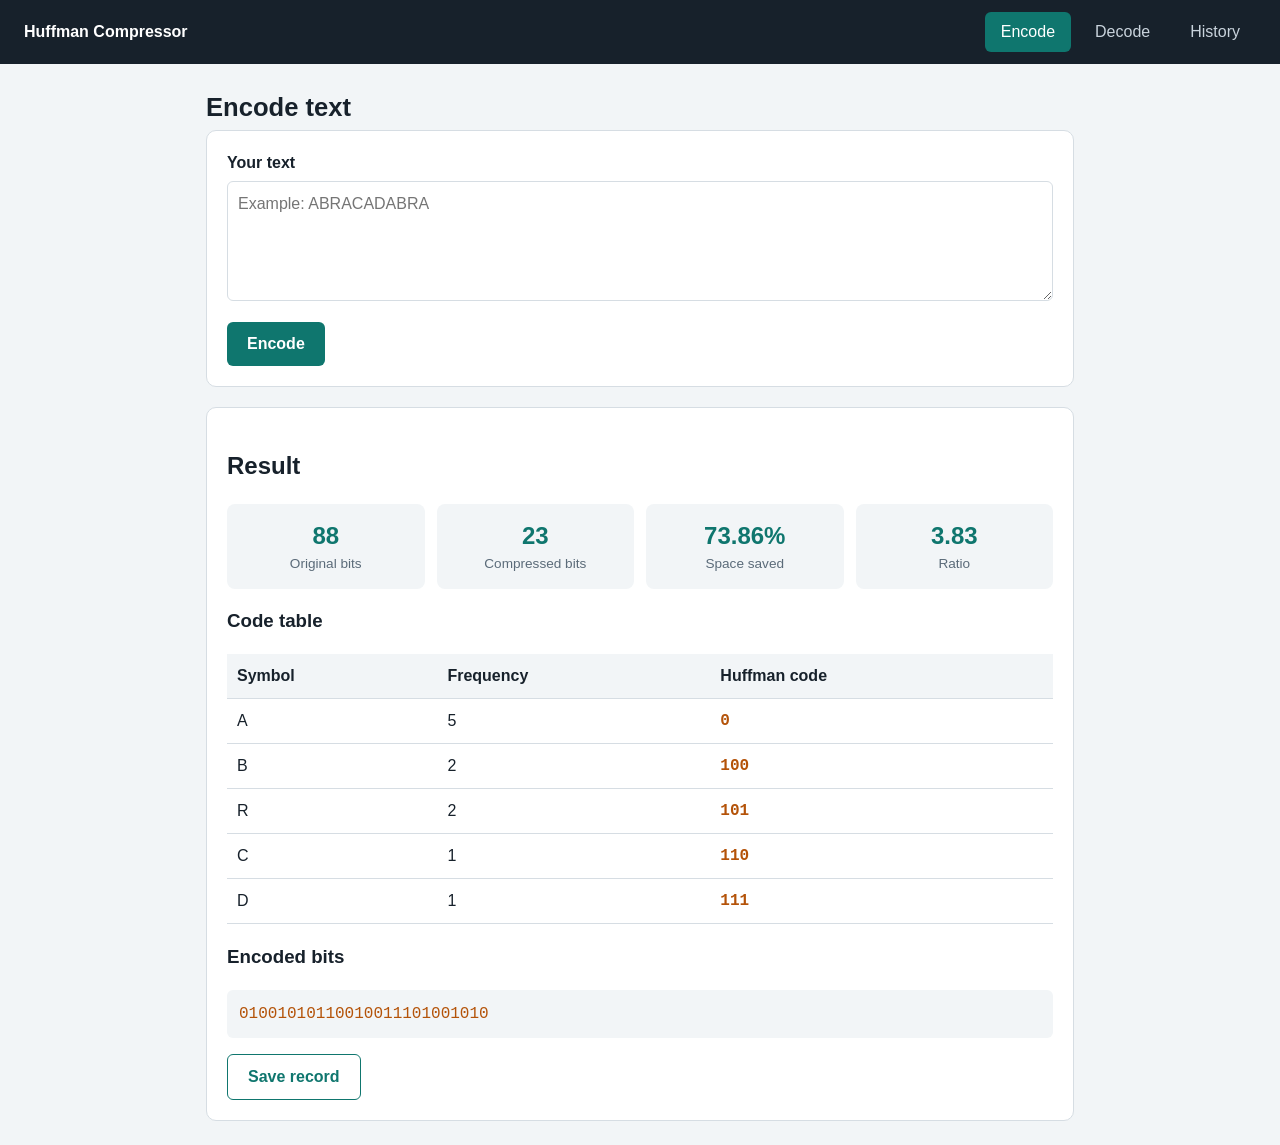
<file: webapp/index.html>
<!DOCTYPE html>
<html lang="en">
<head>
  <meta charset="UTF-8">
  <meta name="viewport" content="width=device-width, initial-scale=1">
  <title>Encode - Huffman Compressor</title>
  <link rel="stylesheet" href="css/style.css">
</head>
<body>

  <nav class="navbar">
    <span class="brand">Huffman Compressor</span>
    <a href="index.html" class="active">Encode</a>
    <a href="decode.html">Decode</a>
    <a href="history">History</a>
  </nav>

  <main class="container">
    <h1>Encode text</h1>

    <form class="card" action="encode" method="post">
      <label for="text">Your text</label>
      <textarea id="text" name="text" placeholder="Example: ABRACADABRA" required></textarea>
      <button class="btn" type="submit">Encode</button>
    </form>

    <section class="card">
      <h2>Result</h2>

      <div class="stats">
        <div class="stat"><div class="value">88</div><div class="name">Original bits</div></div>
        <div class="stat"><div class="value">23</div><div class="name">Compressed bits</div></div>
        <div class="stat"><div class="value">73.86%</div><div class="name">Space saved</div></div>
        <div class="stat"><div class="value">3.83</div><div class="name">Ratio</div></div>
      </div>

      <h3>Code table</h3>
      <div class="table-wrap">
        <table>
          <tr><th>Symbol</th><th>Frequency</th><th>Huffman code</th></tr>
          <tr><td>A</td><td>5</td><td class="code">0</td></tr>
          <tr><td>B</td><td>2</td><td class="code">100</td></tr>
          <tr><td>R</td><td>2</td><td class="code">101</td></tr>
          <tr><td>C</td><td>1</td><td class="code">110</td></tr>
          <tr><td>D</td><td>1</td><td class="code">111</td></tr>
        </table>
      </div>

      <!-- Encoded bits -->
      <h3>Encoded bits</h3>
      <div class="bits-box">01001010110010011101001010</div>

      <form action="save" method="post" style="margin-top:16px">
        <input type="hidden" name="text" value="ABRACADABRA">
        <button class="btn secondary" type="submit">Save record</button>
      </form>
    </section>
  </main>

</body>
</html>
</file>
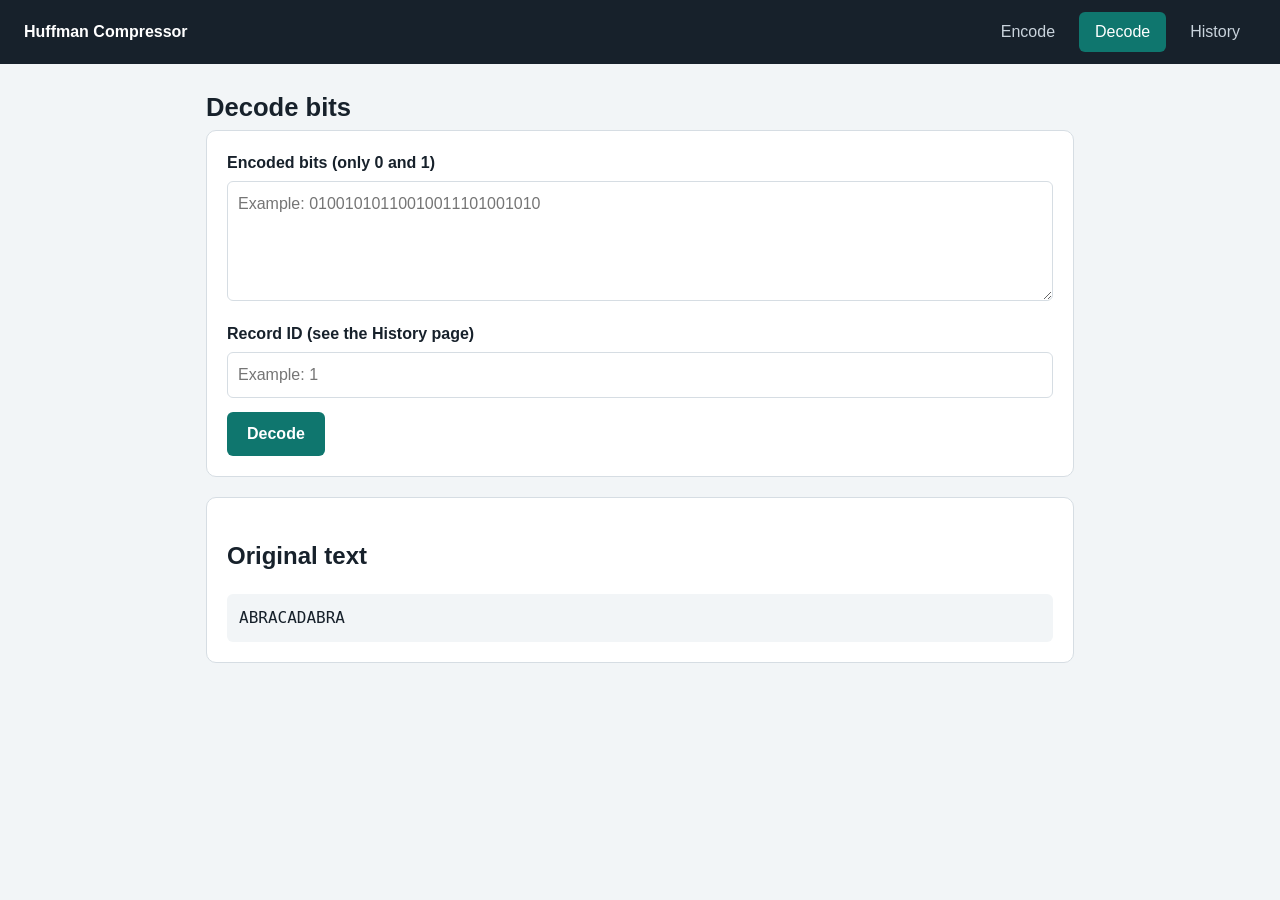
<file: webapp/decode.html>
<!DOCTYPE html>
<html lang="en">
<head>
  <meta charset="UTF-8">
  <meta name="viewport" content="width=device-width, initial-scale=1">
  <title>Decode - Huffman Compressor</title>
  <link rel="stylesheet" href="css/style.css">
</head>
<body>

  <nav class="navbar">
    <span class="brand">Huffman Compressor</span>
    <a href="index.html">Encode</a>
    <a href="decode.html" class="active">Decode</a>
    <a href="history">History</a>
  </nav>

  <main class="container">
    <h1>Decode bits</h1>

    
    <form class="card" action="decode" method="post">

      <label for="bits">Encoded bits (only 0 and 1)</label>
      <textarea id="bits" name="bits" placeholder="Example: 01001010110010011101001010"
                pattern="[01]+" required></textarea>

      <label for="recordId">Record ID (see the History page)</label>
      <input type="number" id="recordId" name="id" min="1" placeholder="Example: 1" required>

      <button class="btn" type="submit">Decode</button>
    </form>


    <section class="card">
      <h2>Original text</h2>
      <div class="bits-box" style="color:var(--ink)">ABRACADABRA</div>
    </section>
  </main>

</body>
</html>
</file>
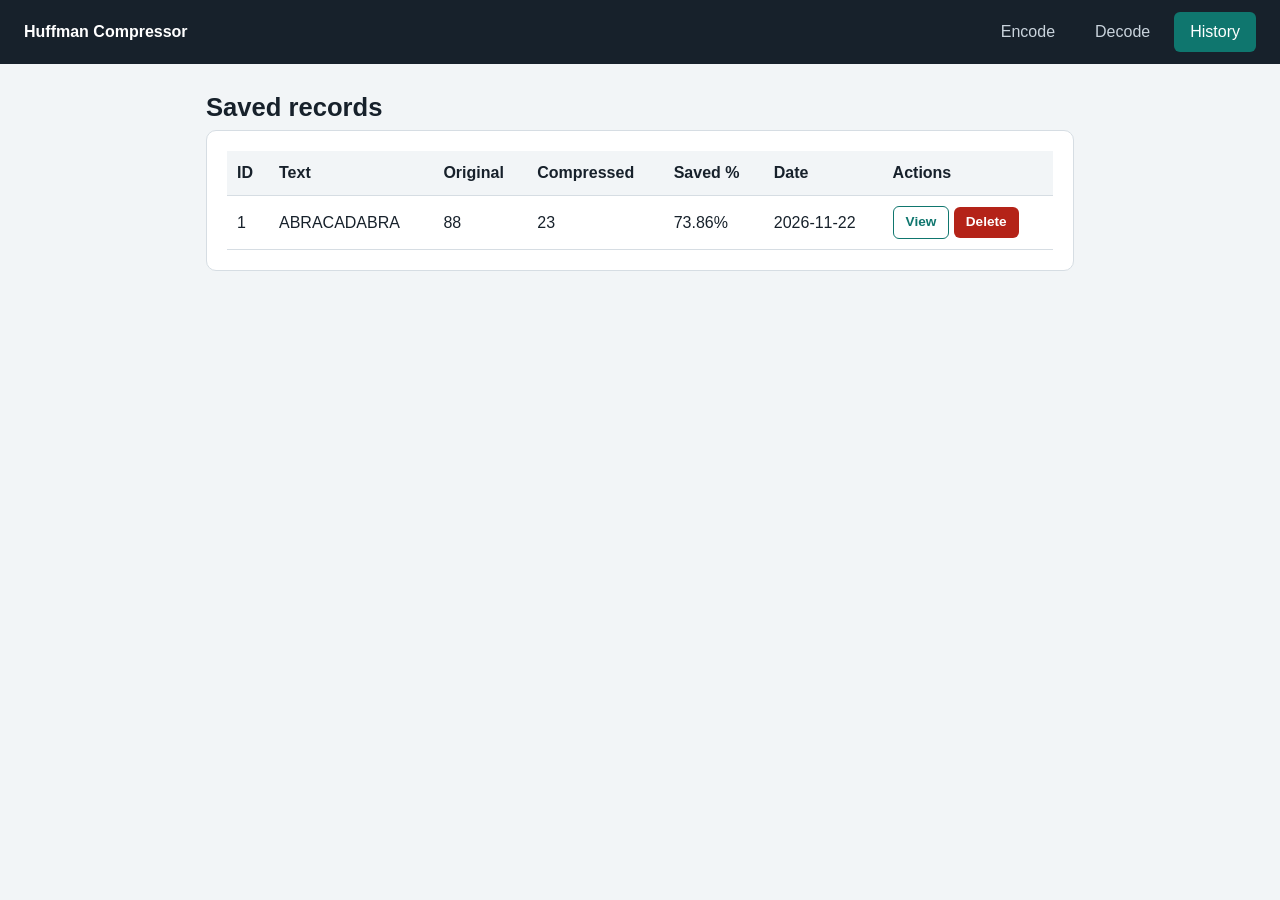
<file: webapp/history.html>
<!DOCTYPE html>
<html lang="en">
<head>
  <meta charset="UTF-8">
  <meta name="viewport" content="width=device-width, initial-scale=1">
  <title>History - Huffman Compressor</title>
  <link rel="stylesheet" href="css/style.css">
</head>
<body>

  <nav class="navbar">
    <span class="brand">Huffman Compressor</span>
    <a href="index.html">Encode</a>
    <a href="decode.html">Decode</a>
    <a href="history" class="active">History</a>
  </nav>

  <main class="container">
    <h1>Saved records</h1>

    <section class="card">
      <div class="table-wrap">
        <table>
          <tr>
            <th>ID</th><th>Text</th><th>Original</th><th>Compressed</th>
            <th>Saved %</th><th>Date</th><th>Actions</th>
          </tr>

          <tr>
            <td>1</td>
            <td>ABRACADABRA</td>
            <td>88</td>
            <td>23</td>
            <td>73.86%</td>
            <td>2026-11-22</td>
            <td>
              <!-- View: GET /record?id=1 (HistoryServlet) -->
              <a class="btn small secondary" href="record?id=1">View</a>

              <form action="delete" method="post" style="display:inline">
                <input type="hidden" name="id" value="1">
                <button class="btn small danger" type="submit"
                        onclick="return confirm('Are you sure you want to delete this record?')">Delete</button>
              </form>
            </td>
          </tr>
        </table>
      </div>
    </section>
  </main>

</body>
</html>
</file>
<file: webapp/css/style.css>
:root {
  --bg: #f2f5f7;
  --card: #ffffff;
  --ink: #17212b;
  --muted: #5b6b79;
  --primary: #0f766e;   
  --bits: #b45309;      
  --danger: #b42318;    
  --line: #d6dde3;
}

* { box-sizing: border-box; }

body {
  margin: 0;
  font-family: "Segoe UI", Arial, sans-serif;
  background: var(--bg);
  color: var(--ink);
  line-height: 1.5;
}

.navbar {
  display: flex;
  gap: 8px;
  align-items: center;
  background: var(--ink);
  padding: 12px 24px;
}
.navbar .brand { color: #fff; font-weight: 700; margin-right: auto; }
.navbar a {
  color: #c9d3dc;
  text-decoration: none;
  padding: 8px 16px;
  border-radius: 6px;
}
.navbar a:hover { background: #2b3947; }
.navbar a.active { background: var(--primary); color: #fff; }  

.container { max-width: 900px; margin: 24px auto; padding: 0 16px; }
h1 { font-size: 1.6rem; margin: 0 0 4px; }
.sub { color: var(--muted); margin: 0 0 20px; }

.card {
  background: var(--card);
  border: 1px solid var(--line);
  border-radius: 10px;
  padding: 20px;
  margin-bottom: 20px;
}

label { display: block; font-weight: 600; margin-bottom: 6px; }
textarea, input[type="text"], input[type="number"] {
  width: 100%;
  padding: 10px;
  border: 1px solid var(--line);
  border-radius: 6px;
  font: inherit;
  margin-bottom: 14px;
}
textarea { min-height: 120px; resize: vertical; }
textarea:focus, input:focus { outline: 2px solid var(--primary); }

.btn {
  display: inline-block;
  background: var(--primary);
  color: #fff;
  border: 0;
  padding: 10px 20px;
  border-radius: 6px;
  font: inherit;
  font-weight: 600;
  cursor: pointer;
  text-decoration: none;
}
.btn:hover { filter: brightness(1.1); }
.btn.secondary { background: #fff; color: var(--primary); border: 1px solid var(--primary); }
.btn.danger { background: var(--danger); }
.btn.small { padding: 5px 12px; font-size: .85rem; }

.stats { display: grid; grid-template-columns: repeat(4, 1fr); gap: 12px; }
.stat { background: var(--bg); border-radius: 8px; padding: 14px; text-align: center; }
.stat .value { font-size: 1.5rem; font-weight: 700; color: var(--primary); }
.stat .name { font-size: .85rem; color: var(--muted); }

.table-wrap { overflow-x: auto; }           
table { width: 100%; border-collapse: collapse; }
th, td { padding: 10px; text-align: left; border-bottom: 1px solid var(--line); }
th { background: var(--bg); }
tr:hover td { background: #fafcfd; }
.code { font-family: Consolas, monospace; color: var(--bits); font-weight: 600; }

.bits-box {
  font-family: Consolas, monospace;
  color: var(--bits);
  background: var(--bg);
  padding: 12px;
  border-radius: 6px;
  word-break: break-all;                    
}

.msg { padding: 10px 14px; border-radius: 6px; margin-bottom: 14px; }
.msg.error { background: #fdecea; color: var(--danger); }
.msg.ok { background: #e6f4f1; color: var(--primary); }

@media (max-width: 600px) {
  .stats { grid-template-columns: repeat(2, 1fr); }
  .navbar { padding: 10px 12px; }
}
</file>
